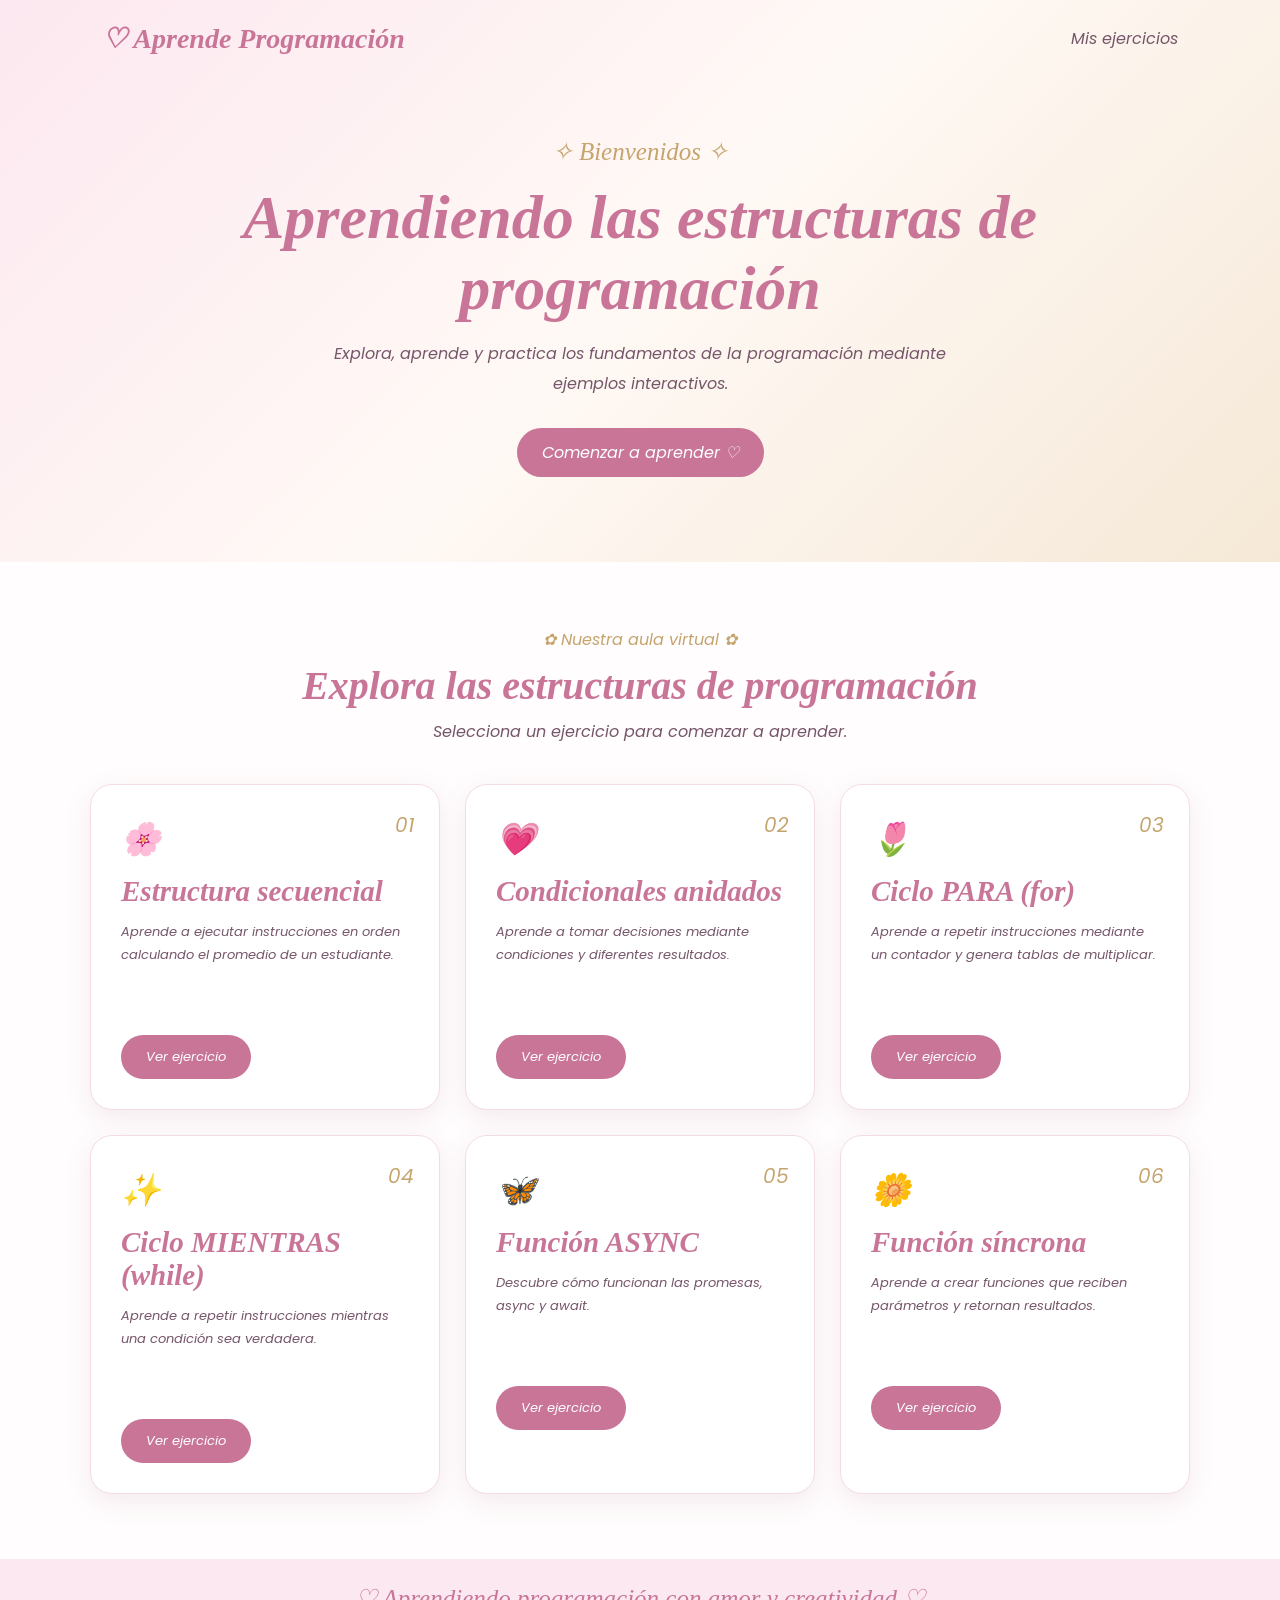
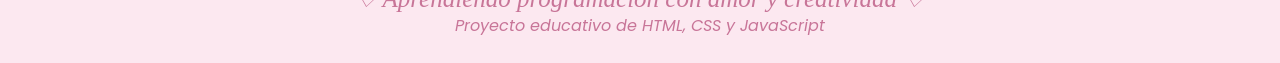
<file: index.html>
<!DOCTYPE html>
<html lang="es">
<head>
    <meta charset="UTF-8">
    <meta name="viewport" content="width=device-width, initial-scale=1.0">
    <title>Aprendiendo Programación ♡</title>
    <link rel="stylesheet" href="/style.css">
</head>
<body>

<header class="hero">
    <nav class="navbar">
        <a href="index.html" class="logo">♡ Aprende Programación</a>
        <a href="#ejercicios" class="nav-link">Mis ejercicios</a>
    </nav>

    <div class="hero-content">
        <span class="decoracion">✧ Bienvenidos ✧</span>

        <h1>Aprendiendo las estructuras de programación</h1>

        <p>
            Explora, aprende y practica los fundamentos de la
            programación mediante ejemplos interactivos.
        </p>

        <a href="#ejercicios" class="btn-principal">
            Comenzar a aprender ♡
        </a>
    </div>
</header>

<main class="contenedor" id="ejercicios">

    <div class="titulo-seccion">
        <span>✿ Nuestra aula virtual ✿</span>
        <h2>Explora las estructuras de programación</h2>
        <p>Selecciona un ejercicio para comenzar a aprender.</p>
    </div>

    <section class="tarjetas">

        <article class="tarjeta">
            <div class="icono">🌸</div>
            <span class="numero">01</span>
            <h3>Estructura secuencial</h3>
            <p>
                Aprende a ejecutar instrucciones en orden
                calculando el promedio de un estudiante.
            </p>
            <a href="/ejercicios/ejercicio_secuenciales/inndex.html"
               class="btn-tarjeta">Ver ejercicio</a>
        </article>

        <article class="tarjeta">
            <div class="icono">💗</div>
            <span class="numero">02</span>
            <h3>Condicionales anidados</h3>
            <p>
                Aprende a tomar decisiones mediante
                condiciones y diferentes resultados.
            </p>
            <a href="/ejercicios/ejercicios condicionales/inndex.html"
               class="btn-tarjeta">Ver ejercicio</a>
        </article>

        <article class="tarjeta">
            <div class="icono">🌷</div>
            <span class="numero">03</span>
            <h3>Ciclo PARA (for)</h3>
            <p>
                Aprende a repetir instrucciones mediante
                un contador y genera tablas de multiplicar.
            </p>
            <a href="/ejercicios/ejercicio for/inndex.html"
               class="btn-tarjeta">Ver ejercicio</a>
        </article>

        <article class="tarjeta">
            <div class="icono">✨</div>
            <span class="numero">04</span>
            <h3>Ciclo MIENTRAS (while)</h3>
            <p>
                Aprende a repetir instrucciones mientras
                una condición sea verdadera.
            </p>
            <a href="/ejercicios/ejercicips while/inndex.html"
               class="btn-tarjeta">Ver ejercicio</a>
        </article>

        <article class="tarjeta">
            <div class="icono">🦋</div>
            <span class="numero">05</span>
            <h3>Función ASYNC</h3>
            <p>
                Descubre cómo funcionan las promesas,
                async y await.
            </p>
            <a href="/ejercicios/funcion async/inndex.html"
               class="btn-tarjeta">Ver ejercicio</a>
        </article>

        <article class="tarjeta">
            <div class="icono">🌼</div>
            <span class="numero">06</span>
            <h3>Función síncrona</h3>
            <p>
                Aprende a crear funciones que reciben
                parámetros y retornan resultados.
            </p>
            <a href="/ejercicios/funcion sin async/inndex.html"
               class="btn-tarjeta">Ver ejercicio</a>
        </article>

    </section>
</main>

<footer>
    <p>♡ Aprendiendo programación con amor y creatividad ♡</p>
    <span>Proyecto educativo de HTML, CSS y JavaScript</span>
</footer>

<script src="/script.js"></script>
</body>
</html>
</file>
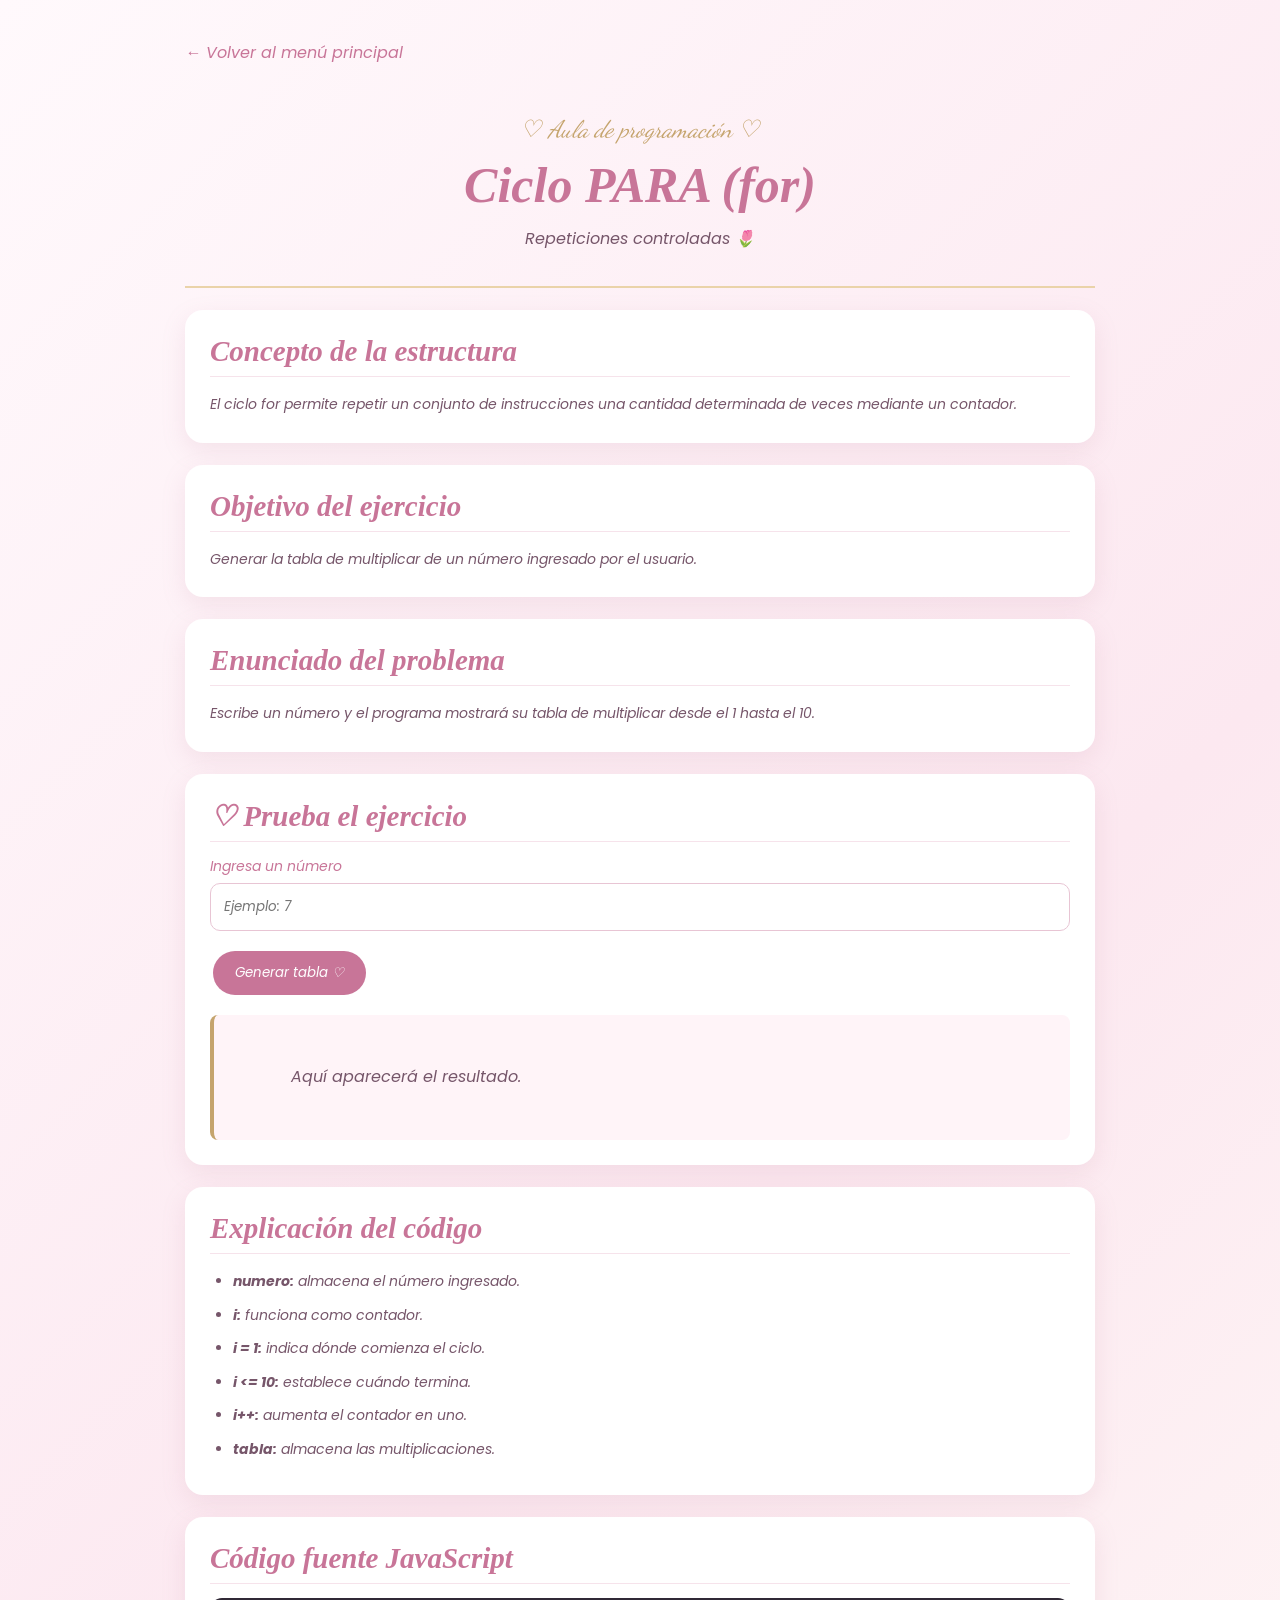
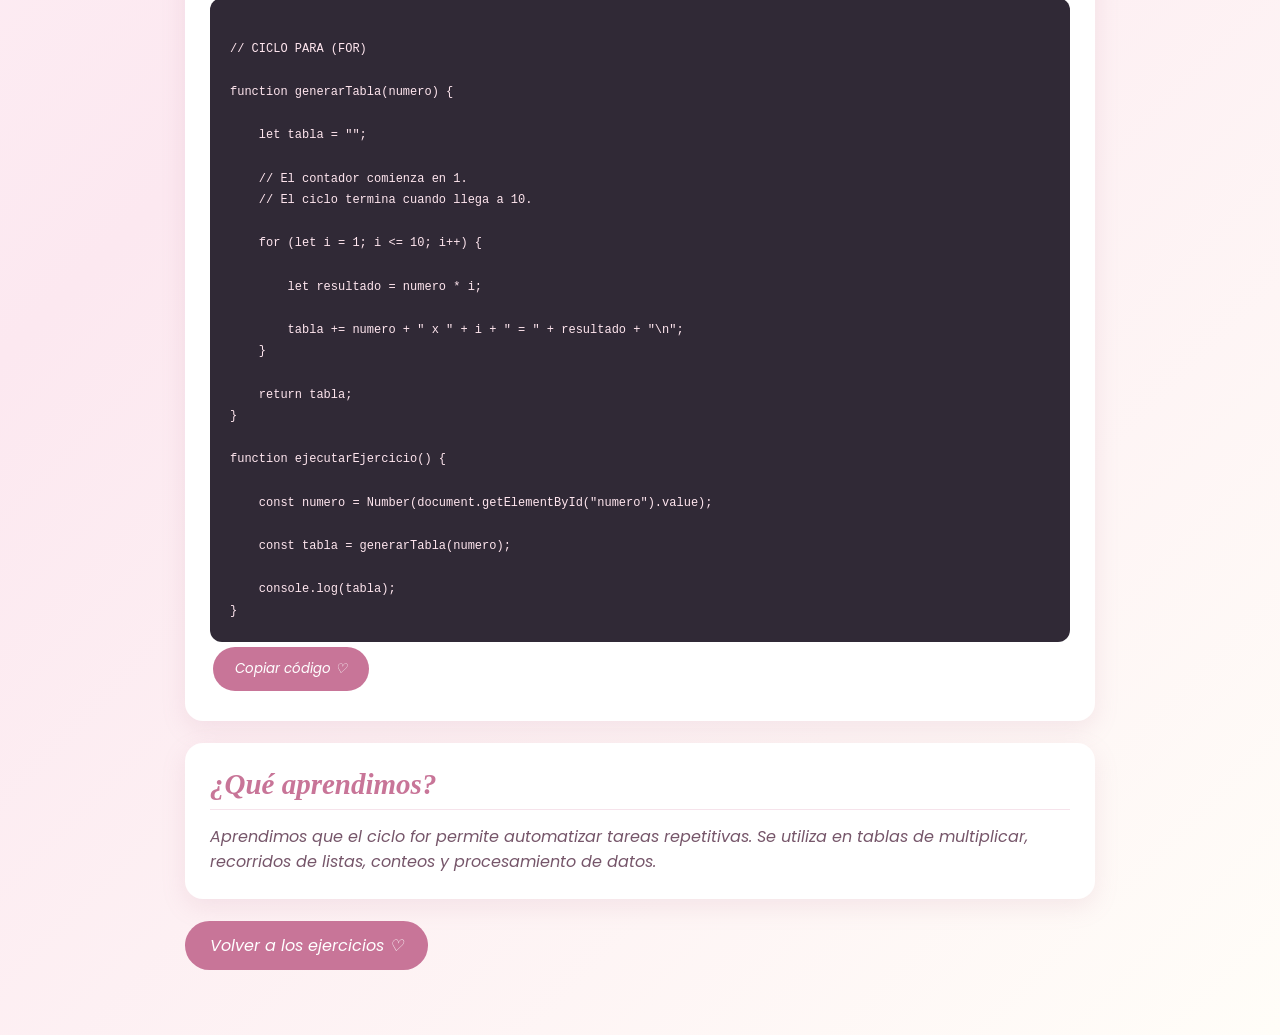
<file: ejercicios/ejercicio for/inndex.html>
<!DOCTYPE html>
<html lang="es">
<head>
    <meta charset="UTF-8">
    <meta name="viewport" content="width=device-width, initial-scale=1.0">

    <title>Ejercicio de programación</title>

    <link rel="stylesheet" href="/ejercicios/ejercicio for/style.css">
    <link rel="stylesheet" href="/style.css">
</head>

<body class="pagina-ejercicio">

<main class="contenido-ejercicio">

    <a href="../../index.html" class="volver">
        ← Volver al menú principal
    </a>

    <header class="cabecera-ejercicio">

        <span>♡ Aula de programación ♡</span>

        <h1 id="titulo">Nombre del ejercicio</h1>

        <p id="subtitulo">Aprende practicando</p>

    </header>

    <section class="panel">

        <h2>Concepto de la estructura</h2>

        <p id="concepto"></p>

    </section>

    <section class="panel">

        <h2>Objetivo del ejercicio</h2>

        <p id="objetivo"></p>

    </section>

    <section class="panel">

        <h2>Enunciado del problema</h2>

        <p id="enunciado"></p>

    </section>

    <section class="panel">

        <h2>♡ Prueba el ejercicio</h2>

        <div id="formulario"></div>

        <div id="resultado" class="resultado"
             aria-live="polite">
            Aquí aparecerá el resultado.
        </div>

    </section>

    <section class="panel">

        <h2>Explicación del código</h2>

        <div id="explicacion"></div>

    </section>

    <section class="panel">

        <h2>Código fuente JavaScript</h2>

        <pre><code id="codigo"></code></pre>

        <button id="copiar">
            Copiar código ♡
        </button>

    </section>

    <section class="panel">

        <h2>¿Qué aprendimos?</h2>

        <div id="aprendizaje"></div>

    </section>

    <a href="../../index.html" class="btn-principal">
        Volver a los ejercicios ♡
    </a>

</main>

<script src="/ejercicios/ejercicio for/scripts.js"></script>

</body>
</html>
</file>
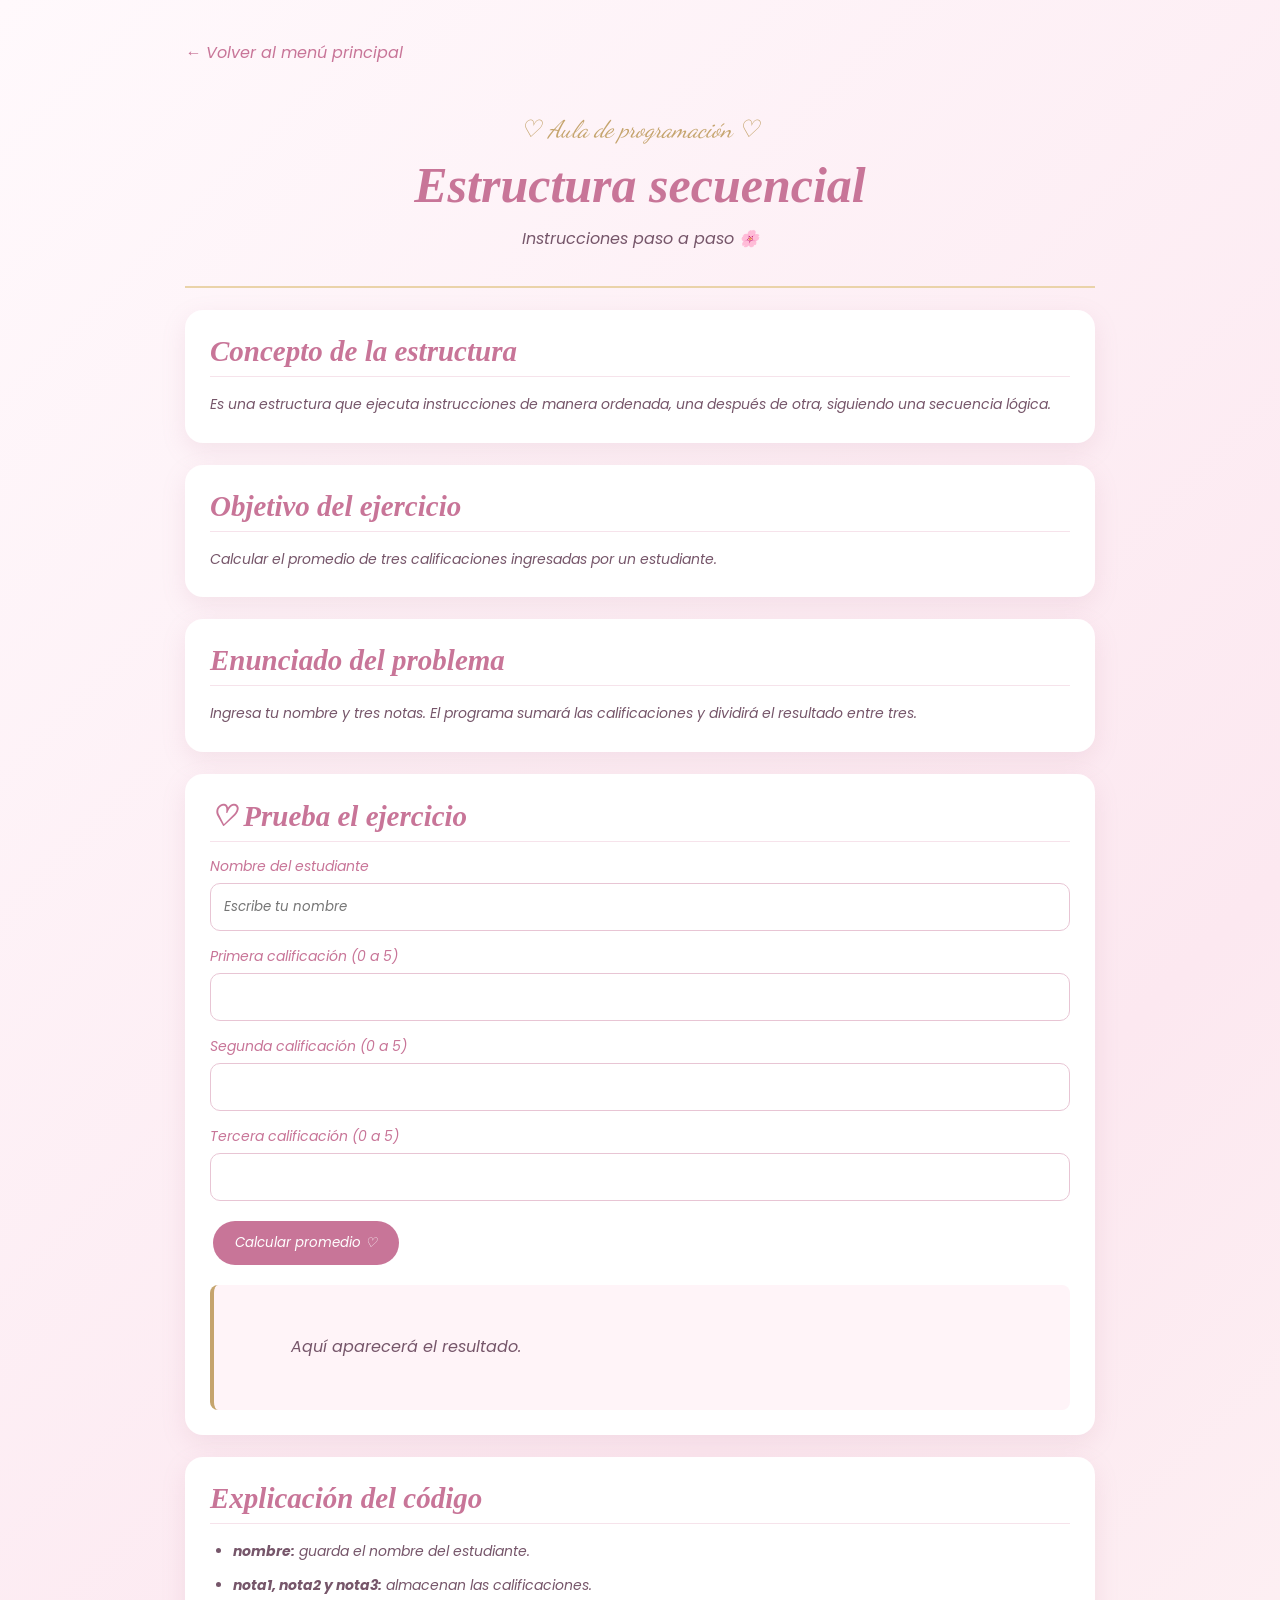
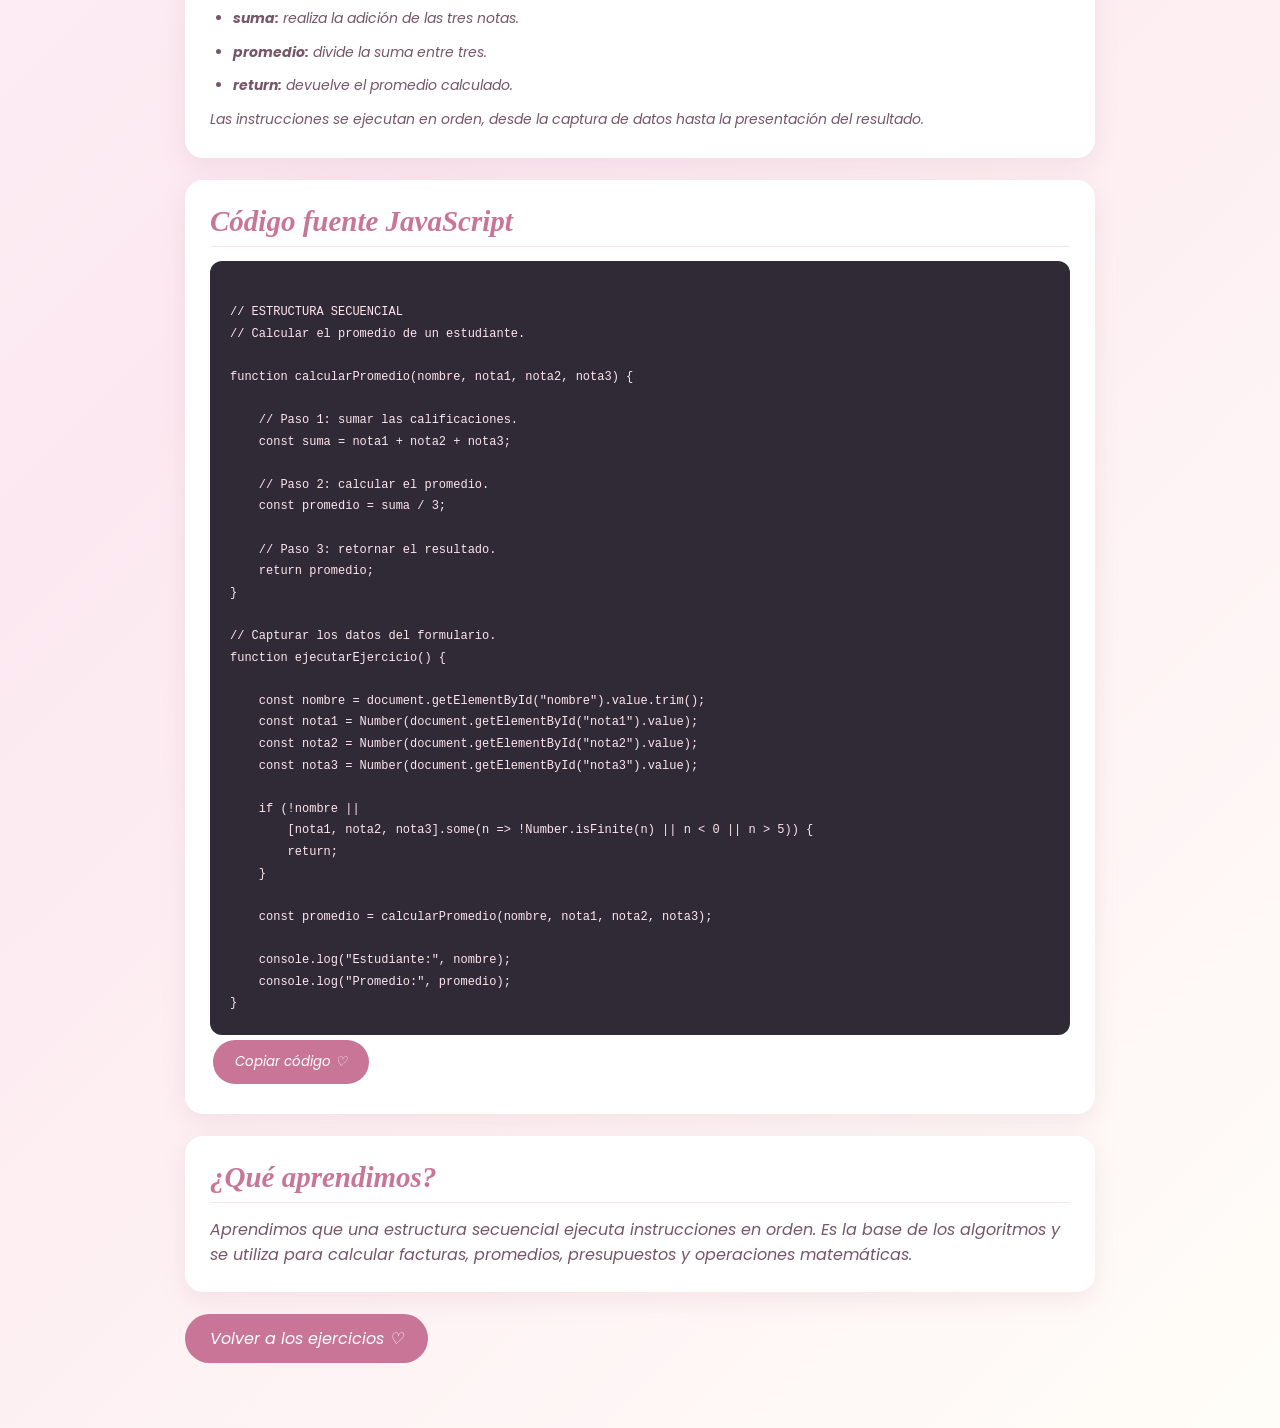
<file: ejercicios/ejercicio_secuenciales/inndex.html>
<!DOCTYPE html>
<html lang="es">
<head>
    <meta charset="UTF-8">
    <meta name="viewport" content="width=device-width, initial-scale=1.0">

    <title>Ejercicio de programación</title>

    <link rel="stylesheet" href="/ejercicios/ejercicio_secuenciales/style.css">
    <link rel="stylesheet" href="/style.css">
</head>

<body class="pagina-ejercicio">

<main class="contenido-ejercicio">

    <a href="../../index.html" class="volver">
        ← Volver al menú principal
    </a>

    <header class="cabecera-ejercicio">

        <span>♡ Aula de programación ♡</span>

        <h1 id="titulo">Nombre del ejercicio</h1>

        <p id="subtitulo">Aprende practicando</p>

    </header>

    <section class="panel">

        <h2>Concepto de la estructura</h2>

        <p id="concepto"></p>

    </section>

    <section class="panel">

        <h2>Objetivo del ejercicio</h2>

        <p id="objetivo"></p>

    </section>

    <section class="panel">

        <h2>Enunciado del problema</h2>

        <p id="enunciado"></p>

    </section>

    <section class="panel">

        <h2>♡ Prueba el ejercicio</h2>

        <div id="formulario"></div>

        <div id="resultado" class="resultado"
             aria-live="polite">
            Aquí aparecerá el resultado.
        </div>

    </section>

    <section class="panel">

        <h2>Explicación del código</h2>

        <div id="explicacion"></div>

    </section>

    <section class="panel">

        <h2>Código fuente JavaScript</h2>

        <pre><code id="codigo"></code></pre>

        <button id="copiar">
            Copiar código ♡
        </button>

    </section>

    <section class="panel">

        <h2>¿Qué aprendimos?</h2>

        <div id="aprendizaje"></div>

    </section>

    <a href="../../index.html" class="btn-principal">
        Volver a los ejercicios ♡
    </a>

</main>

<script src="/ejercicios/ejercicio_secuenciales/scripts.js"></script>

</body>
</html>
</file>
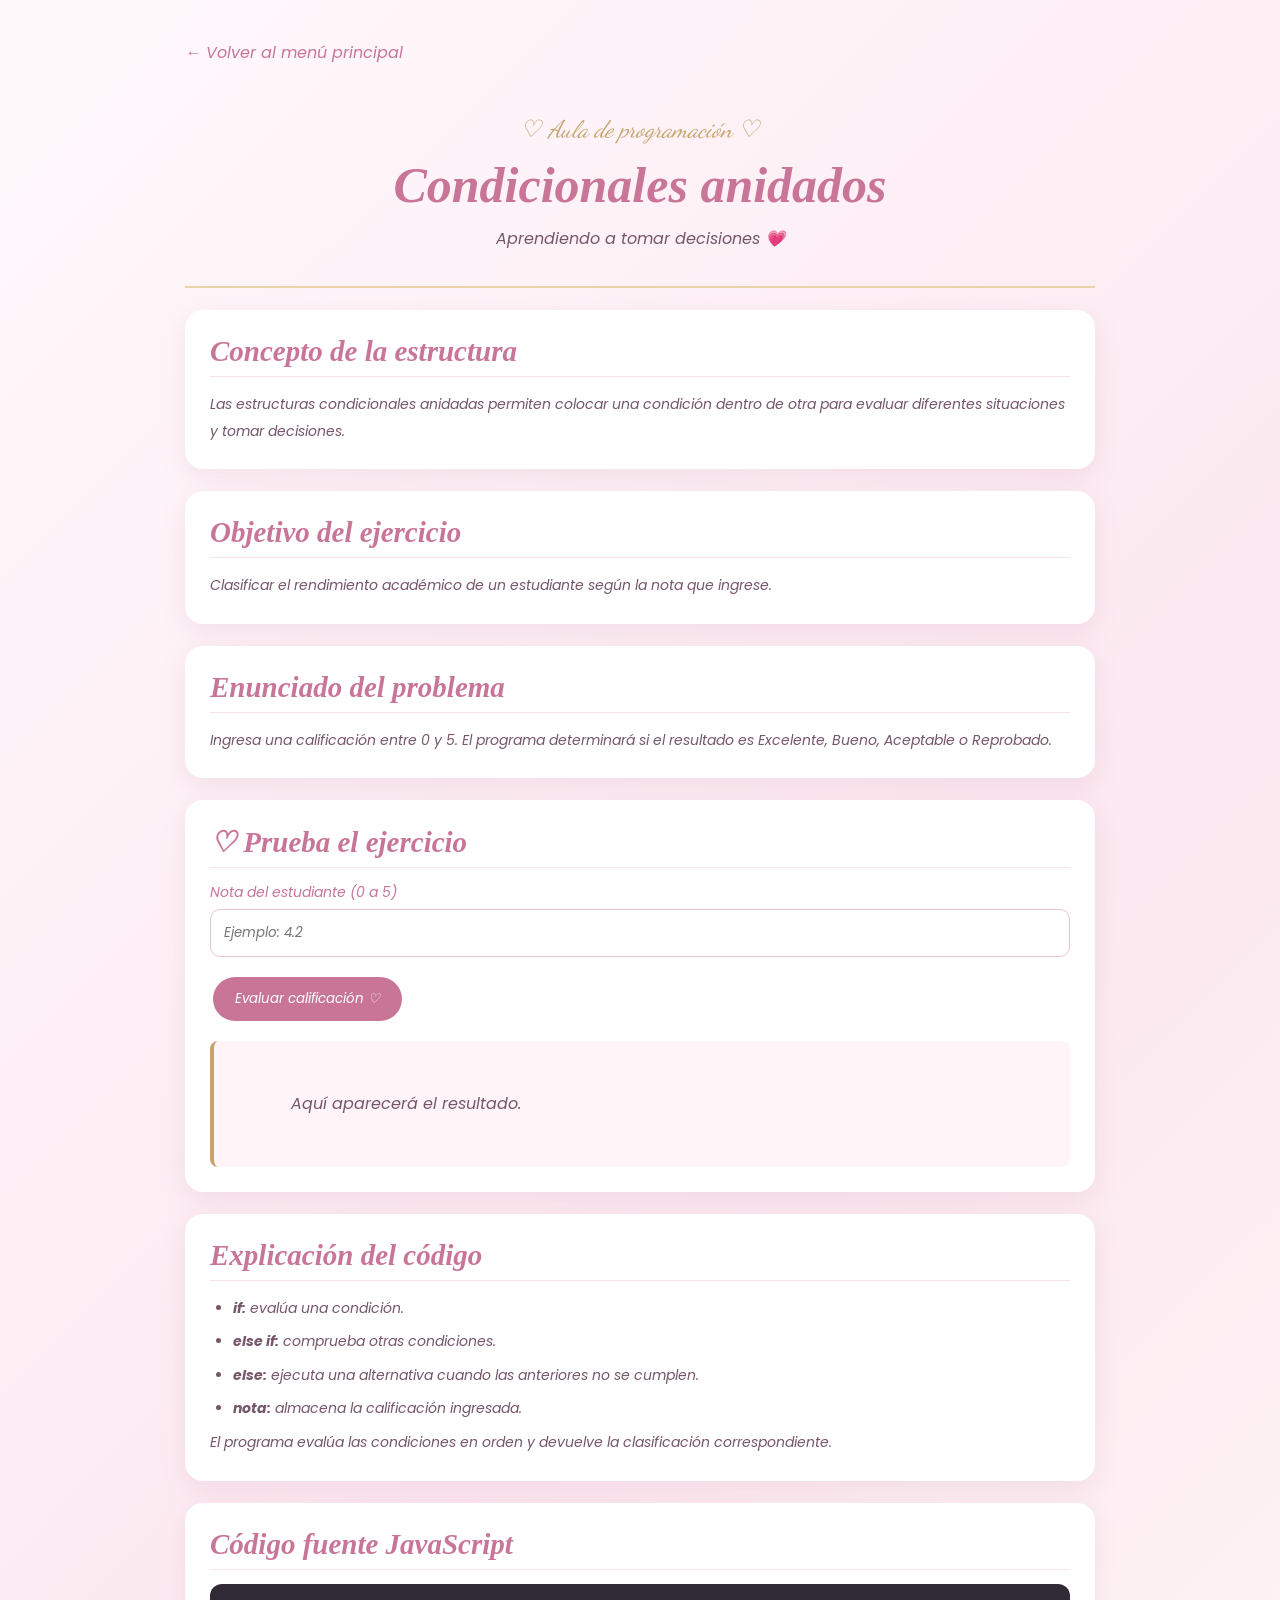
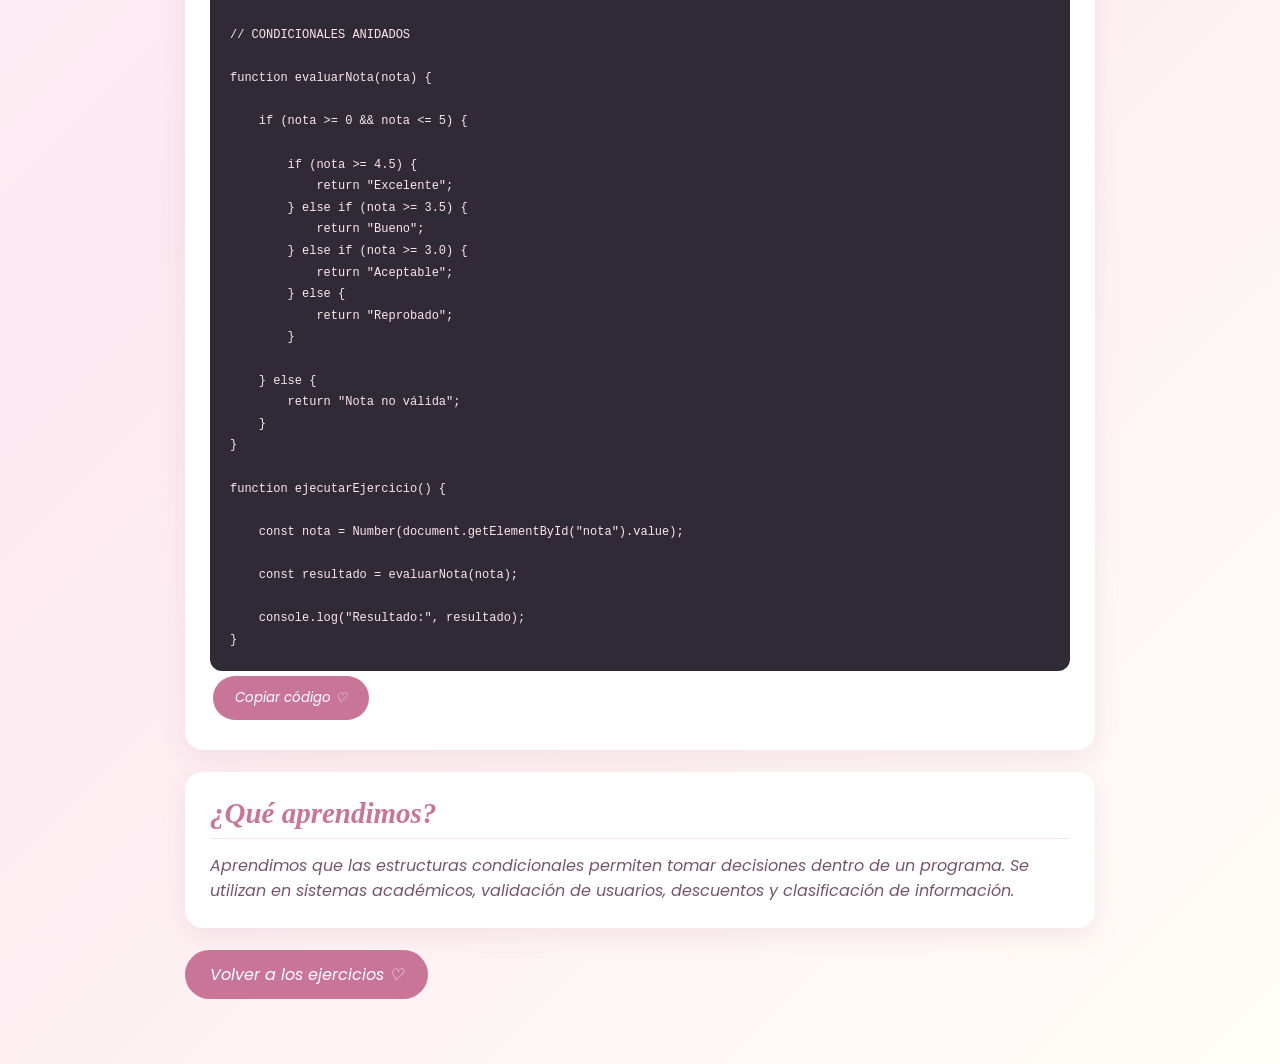
<file: ejercicios/ejercicios condicionales/inndex.html>
<!DOCTYPE html>
<html lang="es">
<head>
    <meta charset="UTF-8">
    <meta name="viewport" content="width=device-width, initial-scale=1.0">

    <title>Ejercicio de programación</title>

    <link rel="stylesheet" href="/ejercicios/ejercicios condicionales/style.css">
    <link rel="stylesheet" href="/style.css">
</head>

<body class="pagina-ejercicio">

<main class="contenido-ejercicio">

    <a href="../../index.html" class="volver">
        ← Volver al menú principal
    </a>

    <header class="cabecera-ejercicio">

        <span>♡ Aula de programación ♡</span>

        <h1 id="titulo">Nombre del ejercicio</h1>

        <p id="subtitulo">Aprende practicando</p>

    </header>

    <section class="panel">

        <h2>Concepto de la estructura</h2>

        <p id="concepto"></p>

    </section>

    <section class="panel">

        <h2>Objetivo del ejercicio</h2>

        <p id="objetivo"></p>

    </section>

    <section class="panel">

        <h2>Enunciado del problema</h2>

        <p id="enunciado"></p>

    </section>

    <section class="panel">

        <h2>♡ Prueba el ejercicio</h2>

        <div id="formulario"></div>

        <div id="resultado" class="resultado"
             aria-live="polite">
            Aquí aparecerá el resultado.
        </div>

    </section>

    <section class="panel">

        <h2>Explicación del código</h2>

        <div id="explicacion"></div>

    </section>

    <section class="panel">

        <h2>Código fuente JavaScript</h2>

        <pre><code id="codigo"></code></pre>

        <button id="copiar">
            Copiar código ♡
        </button>

    </section>

    <section class="panel">

        <h2>¿Qué aprendimos?</h2>

        <div id="aprendizaje"></div>

    </section>

    <a href="../../index.html" class="btn-principal">
        Volver a los ejercicios ♡
    </a>

</main>

<script src="/ejercicios/ejercicios condicionales/scripts.js"></script>

</body>
</html>
</file>
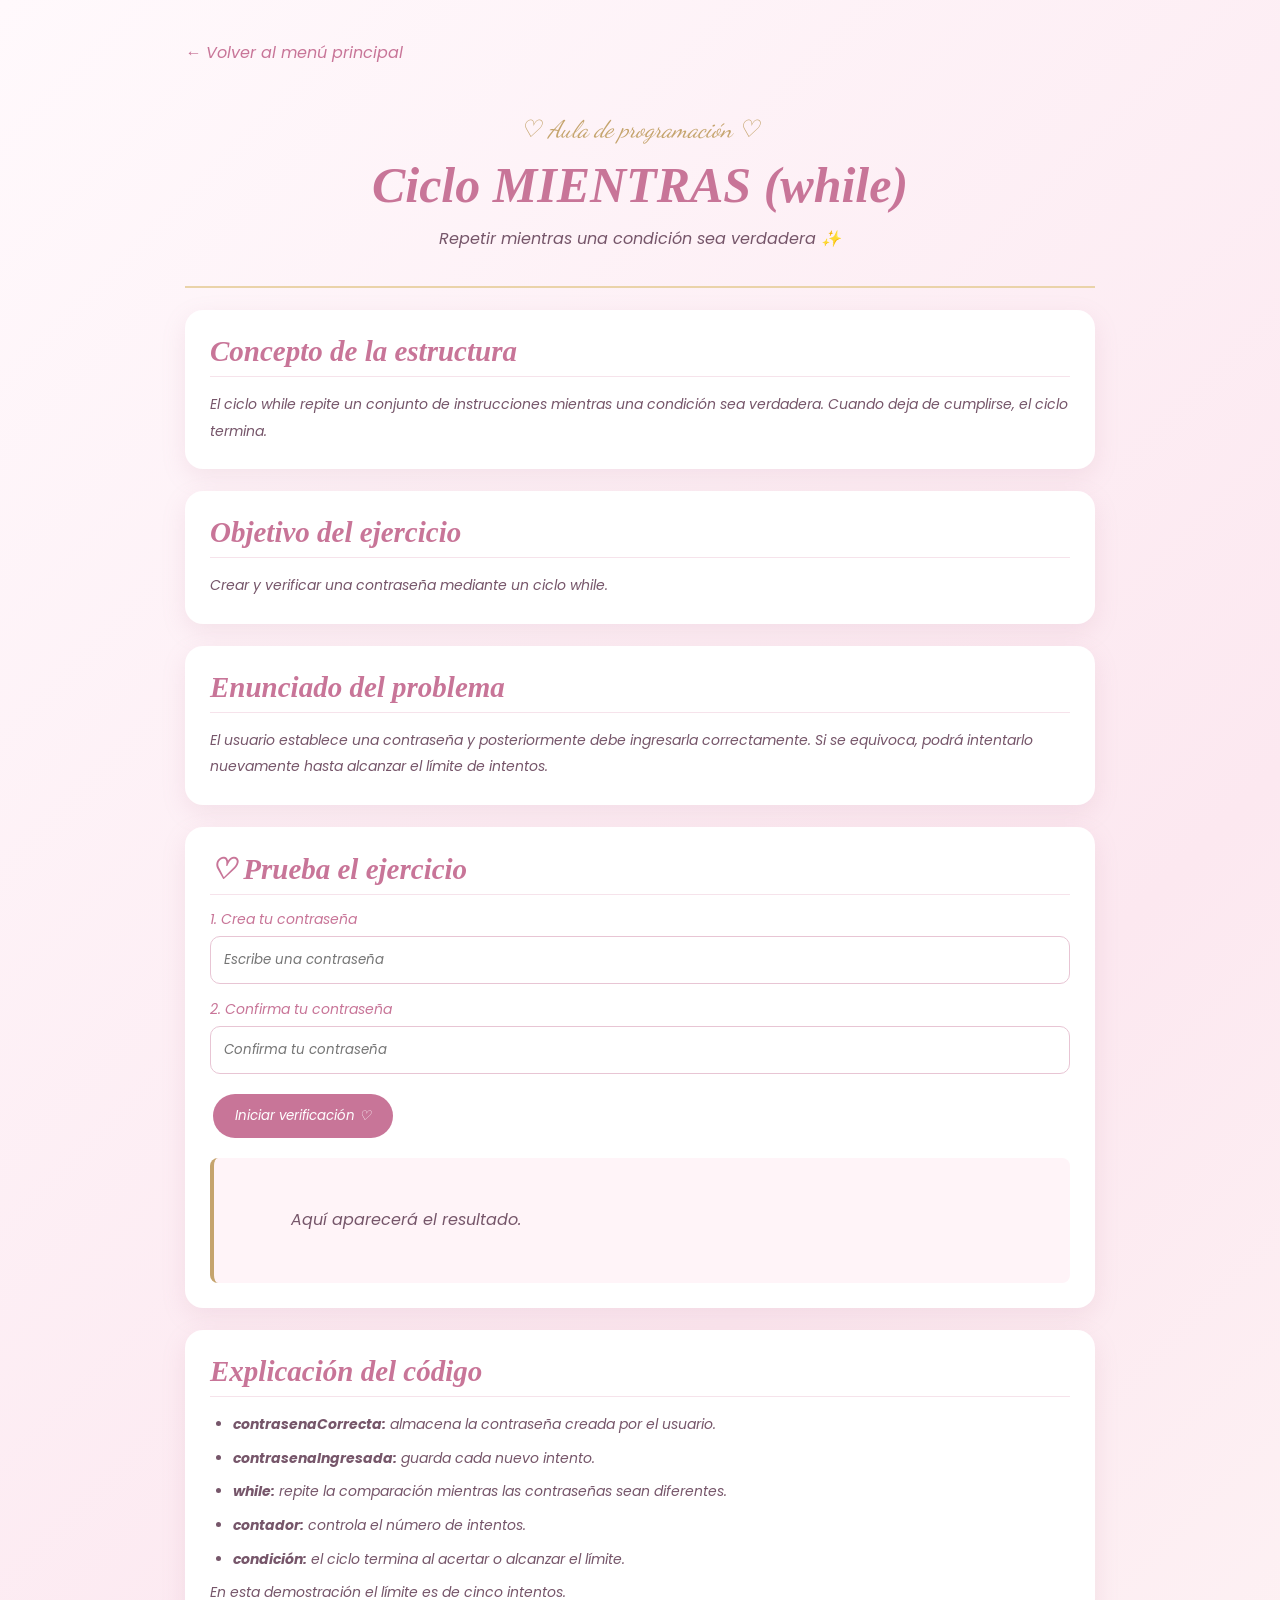
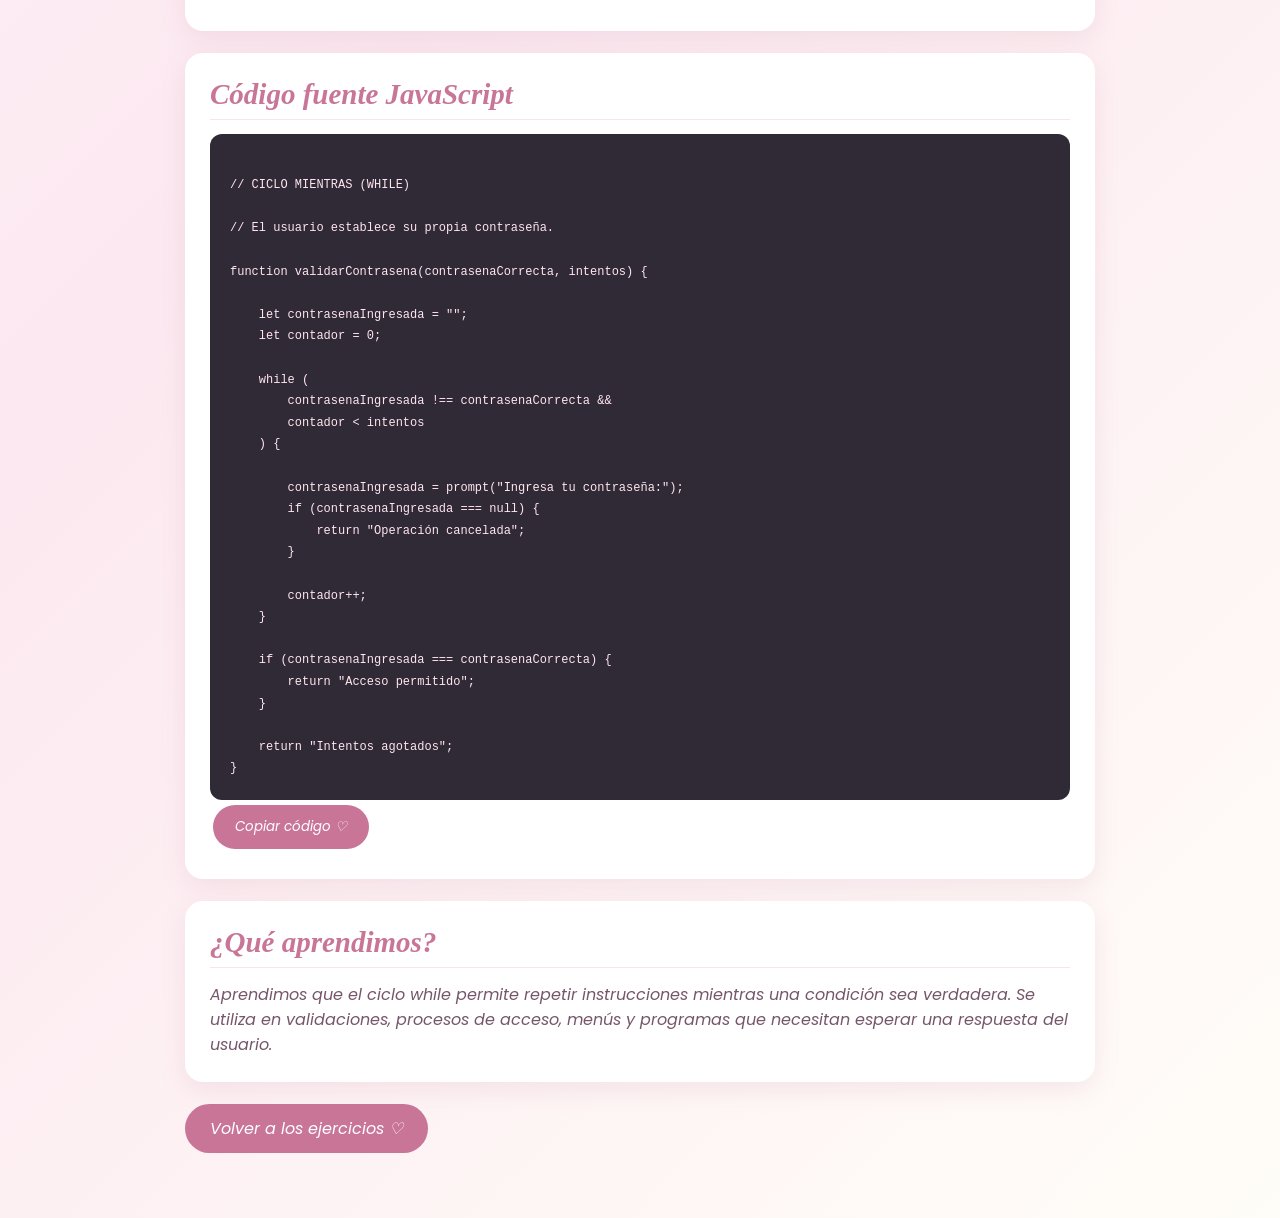
<file: ejercicios/ejercicips while/inndex.html>
<!DOCTYPE html>
<html lang="es">
<head>
    <meta charset="UTF-8">
    <meta name="viewport" content="width=device-width, initial-scale=1.0">

    <title>Ejercicio de programación</title>

    <link rel="stylesheet" href="/ejercicios/ejercicips while/style.css">
    <link rel="stylesheet" href="/style.css">
</head>

<body class="pagina-ejercicio">

<main class="contenido-ejercicio">

    <a href="../../index.html" class="volver">
        ← Volver al menú principal
    </a>

    <header class="cabecera-ejercicio">

        <span>♡ Aula de programación ♡</span>

        <h1 id="titulo">Nombre del ejercicio</h1>

        <p id="subtitulo">Aprende practicando</p>

    </header>

    <section class="panel">

        <h2>Concepto de la estructura</h2>

        <p id="concepto"></p>

    </section>

    <section class="panel">

        <h2>Objetivo del ejercicio</h2>

        <p id="objetivo"></p>

    </section>

    <section class="panel">

        <h2>Enunciado del problema</h2>

        <p id="enunciado"></p>

    </section>

    <section class="panel">

        <h2>♡ Prueba el ejercicio</h2>

        <div id="formulario"></div>

        <div id="resultado" class="resultado"
             aria-live="polite">
            Aquí aparecerá el resultado.
        </div>

    </section>

    <section class="panel">

        <h2>Explicación del código</h2>

        <div id="explicacion"></div>

    </section>

    <section class="panel">

        <h2>Código fuente JavaScript</h2>

        <pre><code id="codigo"></code></pre>

        <button id="copiar">
            Copiar código ♡
        </button>

    </section>

    <section class="panel">

        <h2>¿Qué aprendimos?</h2>

        <div id="aprendizaje"></div>

    </section>

    <a href="../../index.html" class="btn-principal">
        Volver a los ejercicios ♡
    </a>

</main>

<script src="/ejercicios/ejercicips while/scripts.js"></script>

</body>
</html>
</file>
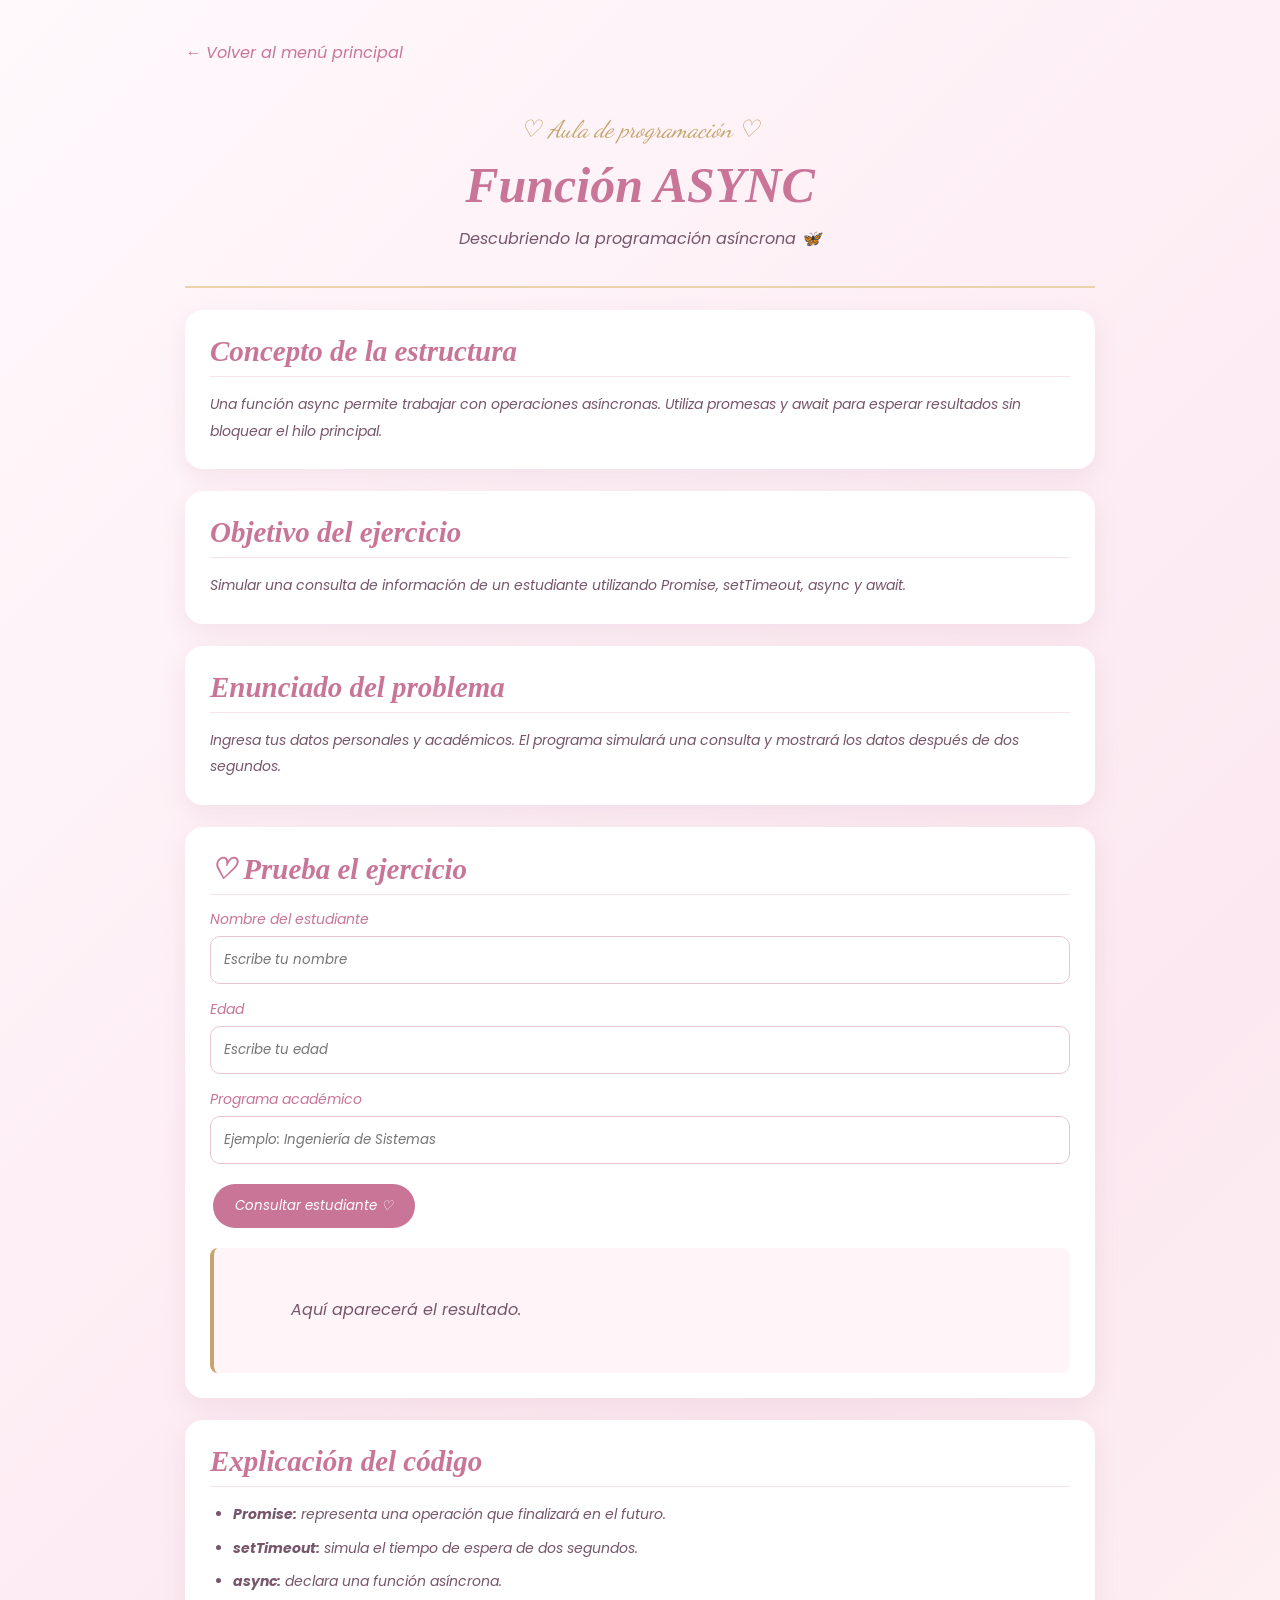
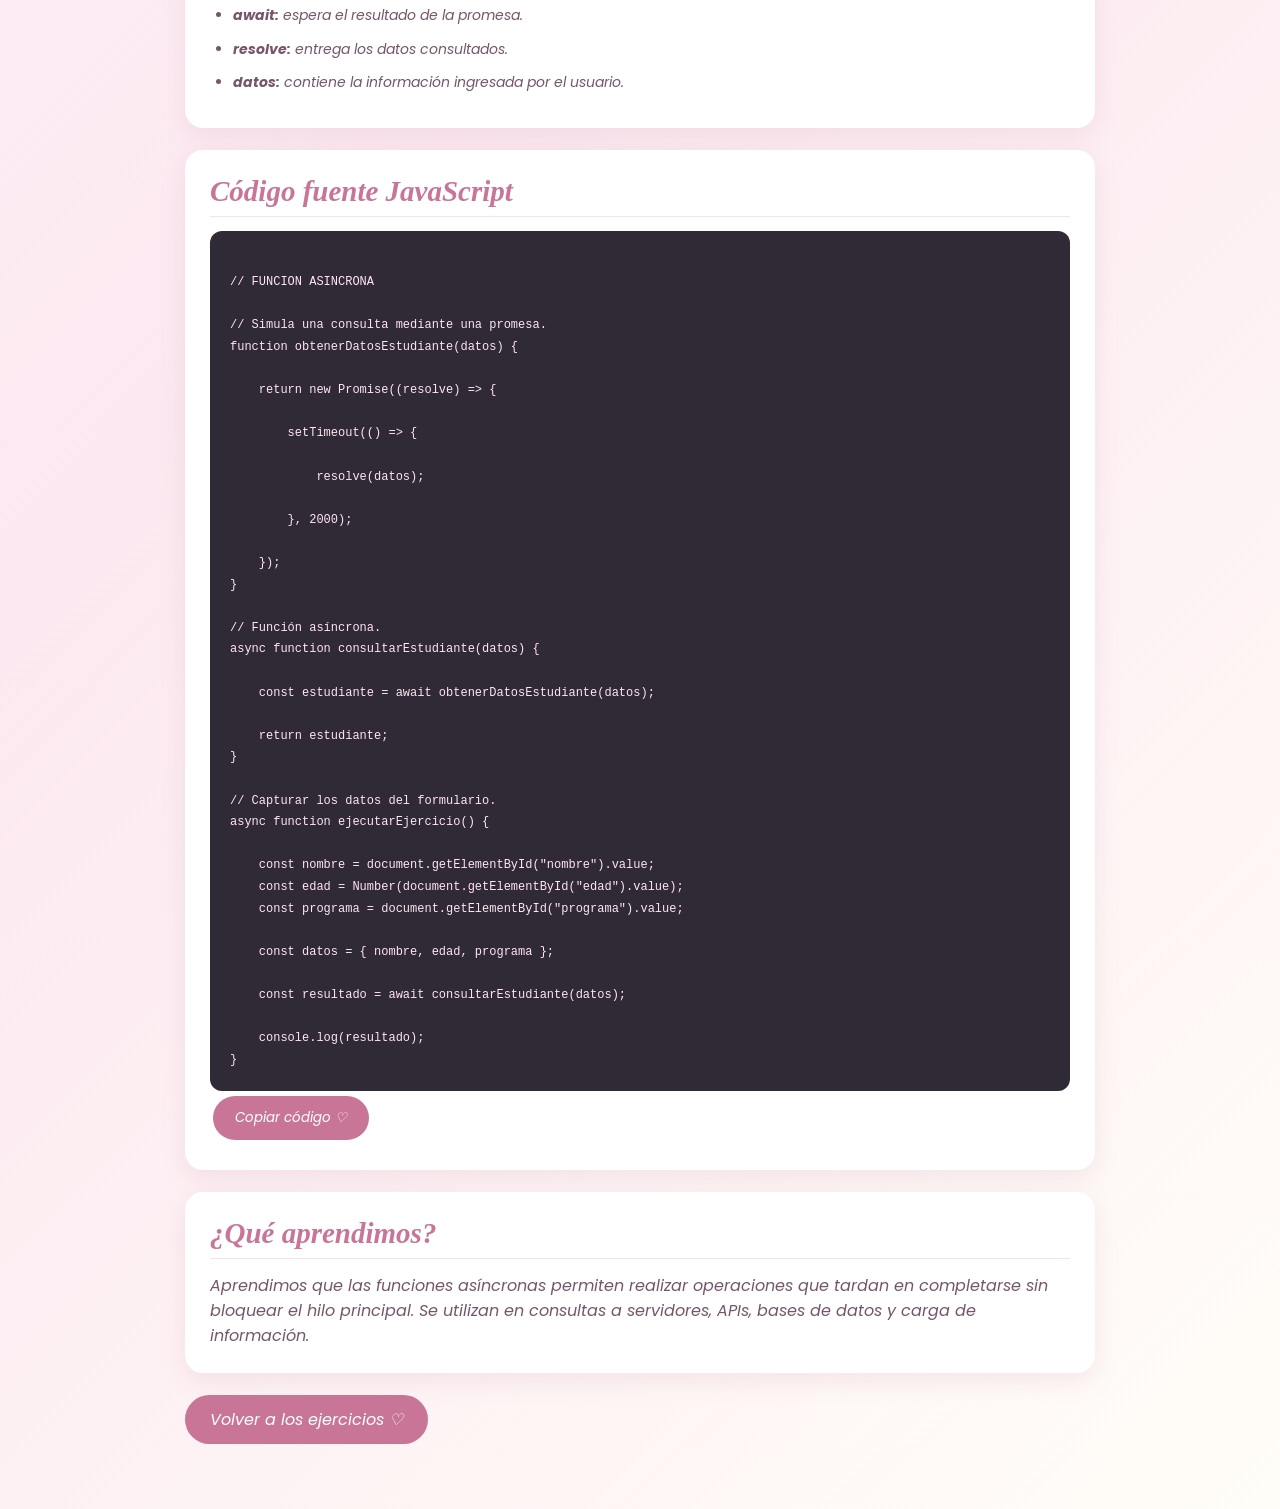
<file: ejercicios/funcion async/inndex.html>
<!DOCTYPE html>
<html lang="es">
<head>
    <meta charset="UTF-8">
    <meta name="viewport" content="width=device-width, initial-scale=1.0">

    <title>Ejercicio de programación</title>

    <link rel="stylesheet" href="/ejercicios/funcion async/style.css">
    <link rel="stylesheet" href="/style.css">
</head>

<body class="pagina-ejercicio">

<main class="contenido-ejercicio">

    <a href="../../index.html" class="volver">
        ← Volver al menú principal
    </a>

    <header class="cabecera-ejercicio">

        <span>♡ Aula de programación ♡</span>

        <h1 id="titulo">Nombre del ejercicio</h1>

        <p id="subtitulo">Aprende practicando</p>

    </header>

    <section class="panel">

        <h2>Concepto de la estructura</h2>

        <p id="concepto"></p>

    </section>

    <section class="panel">

        <h2>Objetivo del ejercicio</h2>

        <p id="objetivo"></p>

    </section>

    <section class="panel">

        <h2>Enunciado del problema</h2>

        <p id="enunciado"></p>

    </section>

    <section class="panel">

        <h2>♡ Prueba el ejercicio</h2>

        <div id="formulario"></div>

        <div id="resultado" class="resultado"
             aria-live="polite">
            Aquí aparecerá el resultado.
        </div>

    </section>

    <section class="panel">

        <h2>Explicación del código</h2>

        <div id="explicacion"></div>

    </section>

    <section class="panel">

        <h2>Código fuente JavaScript</h2>

        <pre><code id="codigo"></code></pre>

        <button id="copiar">
            Copiar código ♡
        </button>

    </section>

    <section class="panel">

        <h2>¿Qué aprendimos?</h2>

        <div id="aprendizaje"></div>

    </section>

    <a href="../../index.html" class="btn-principal">
        Volver a los ejercicios ♡
    </a>

</main>

<script src="/ejercicios/funcion async/scripts.js"></script>

</body>
</html>
</file>
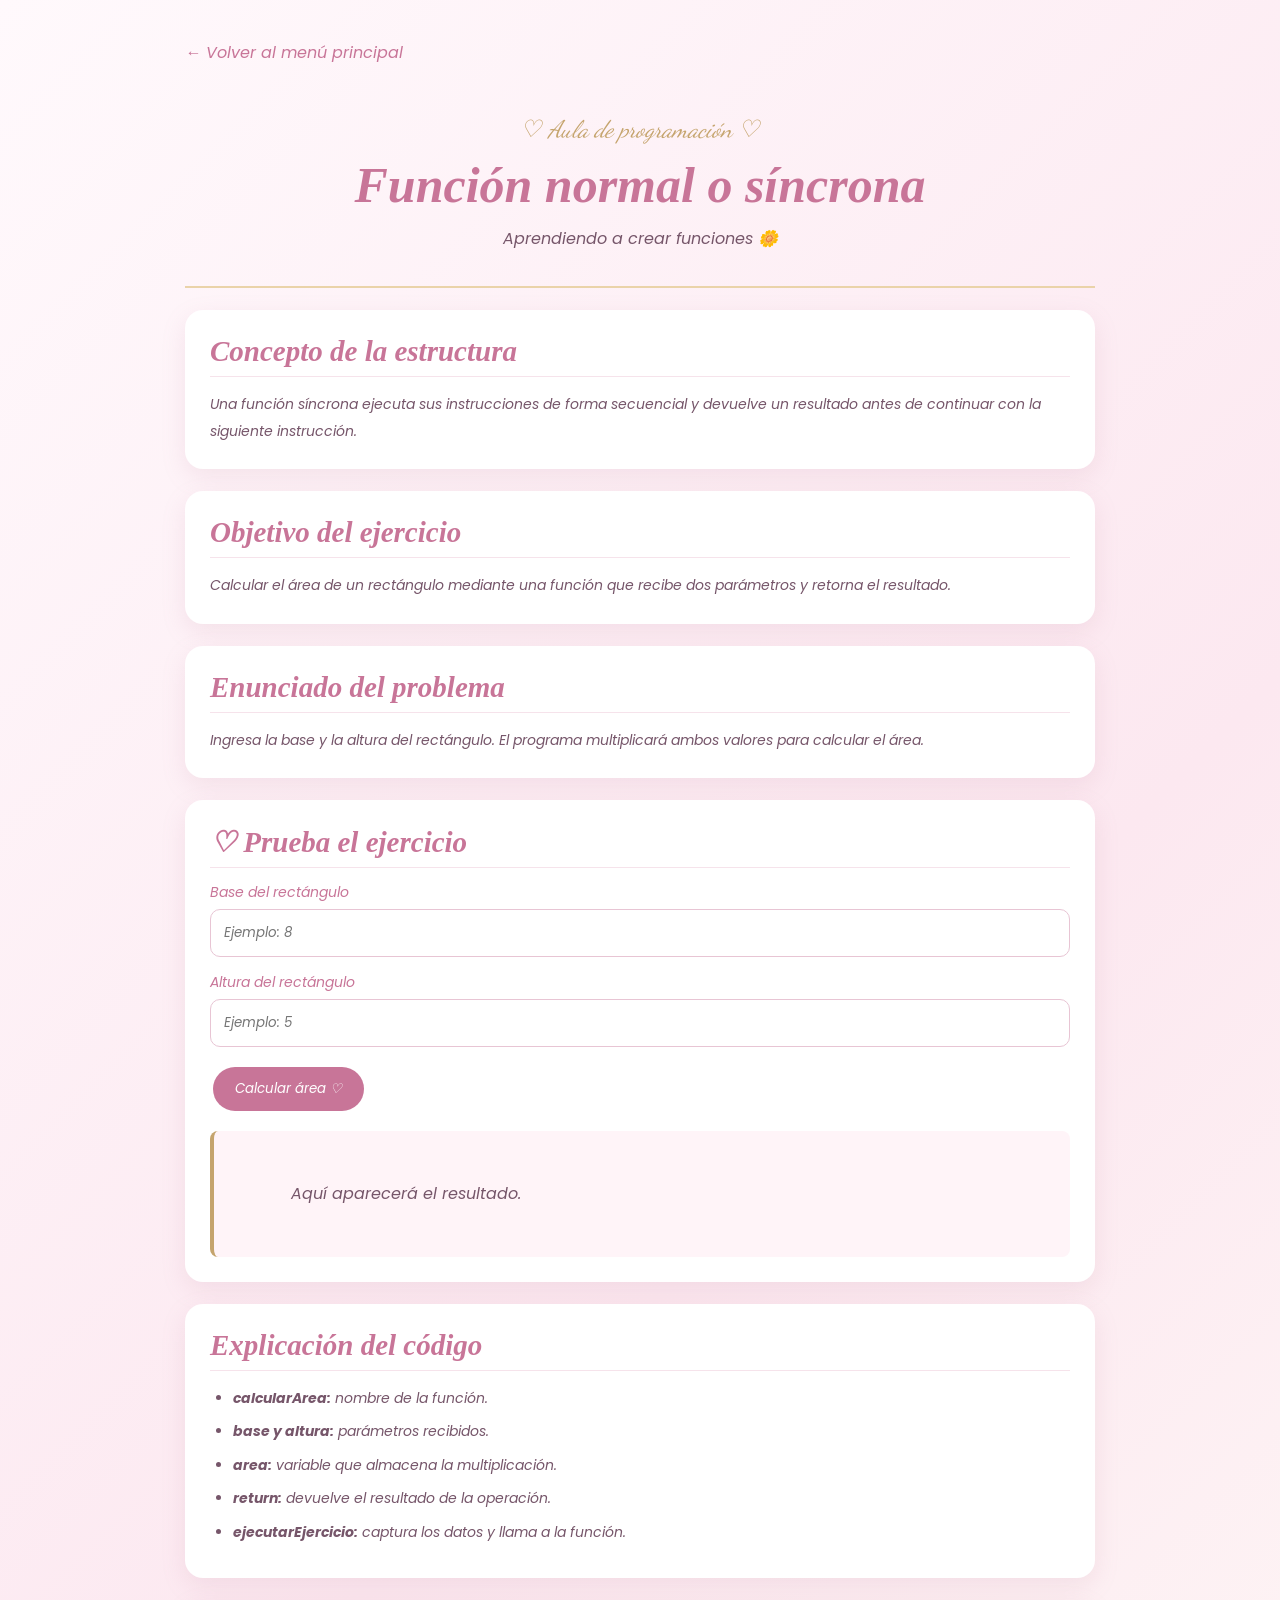
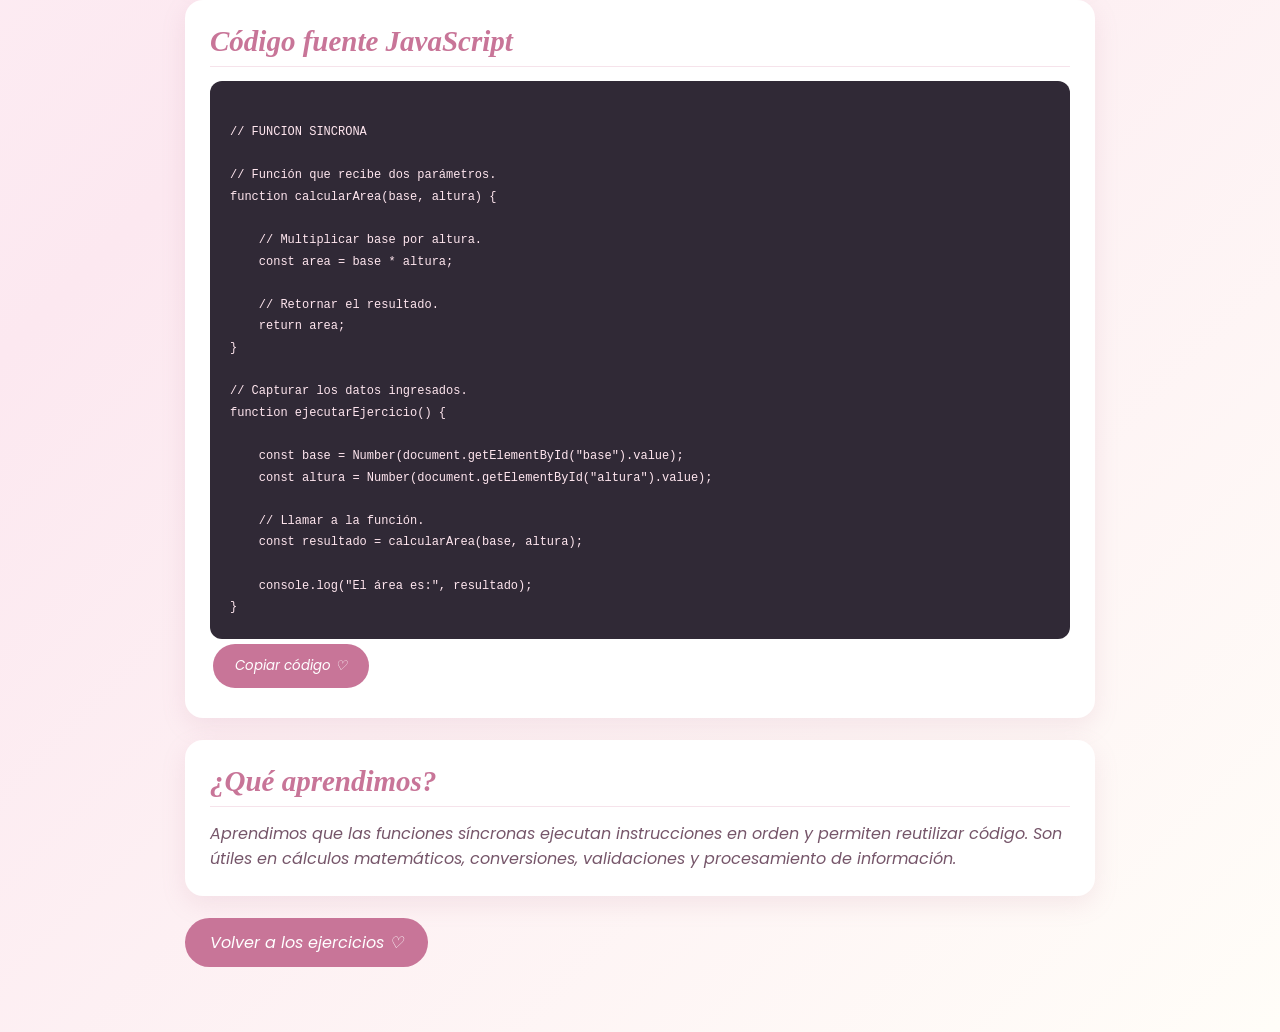
<file: ejercicios/funcion sin async/inndex.html>
<!DOCTYPE html>
<html lang="es">
<head>
    <meta charset="UTF-8">
    <meta name="viewport" content="width=device-width, initial-scale=1.0">

    <title>Ejercicio de programación</title>

    <link rel="stylesheet" href="/ejercicios/funcion sin async/style.css">
    <link rel="stylesheet" href="/style.css">
</head>

<body class="pagina-ejercicio">

<main class="contenido-ejercicio">

    <a href="../../index.html" class="volver">
        ← Volver al menú principal
    </a>

    <header class="cabecera-ejercicio">

        <span>♡ Aula de programación ♡</span>

        <h1 id="titulo">Nombre del ejercicio</h1>

        <p id="subtitulo">Aprende practicando</p>

    </header>

    <section class="panel">

        <h2>Concepto de la estructura</h2>

        <p id="concepto"></p>

    </section>

    <section class="panel">

        <h2>Objetivo del ejercicio</h2>

        <p id="objetivo"></p>

    </section>

    <section class="panel">

        <h2>Enunciado del problema</h2>

        <p id="enunciado"></p>

    </section>

    <section class="panel">

        <h2>♡ Prueba el ejercicio</h2>

        <div id="formulario"></div>

        <div id="resultado" class="resultado"
             aria-live="polite">
            Aquí aparecerá el resultado.
        </div>

    </section>

    <section class="panel">

        <h2>Explicación del código</h2>

        <div id="explicacion"></div>

    </section>

    <section class="panel">

        <h2>Código fuente JavaScript</h2>

        <pre><code id="codigo"></code></pre>

        <button id="copiar">
            Copiar código ♡
        </button>

    </section>

    <section class="panel">

        <h2>¿Qué aprendimos?</h2>

        <div id="aprendizaje"></div>

    </section>

    <a href="../../index.html" class="btn-principal">
        Volver a los ejercicios ♡
    </a>

</main>

<script src="/ejercicios/funcion sin async/scripts.js"></script>

</body>
</html>
</file>
<file: style.css>
@import url('https://fonts.googleapis.com/css2?family=Dancing+Script:wght@400;500;600;700&family=Poppins:ital,wght@0,300;0,400;0,500;0,600;1,300;1,400;1,500&display=swap');

:root {
    --rosa: #e9abc2;
    --rosa-claro: #fce8f0;
    --rosa-fuerte: #c87598;
    --blanco: #fffdfd;
    --dorado: #c5a46d;
    --beige: #f7efdf;
    --texto: #76566a;
    --sombra: 0 8px 25px rgba(190,125,155,.15);
}

* {
    margin: 0;
    padding: 0;
    box-sizing: border-box;
}

html {
    scroll-behavior: smooth;
}

body {
    font-family: 'Poppins', sans-serif;
    font-style: italic;
    background: var(--blanco);
    color: var(--texto);
}

h1, h2, h3, .logo, .decoracion {
    font-family:  cursive;
    font-style: italic;
}

.hero {
    min-height: 430px;
    background: linear-gradient(
        135deg,
        #fce8f0,
        #fff9f5,
        #f5e8d6
    );
}

.navbar {
    display: flex;
    justify-content: space-between;
    align-items: center;
    padding: 22px 8%;
}

.logo {
    font-size: 28px;
    color: var(--rosa-fuerte);
    text-decoration: none;
    font-weight: bold;
}

.nav-link {
    color: var(--texto);
    text-decoration: none;
}

.hero-content {
    text-align: center;
    max-width: 850px;
    padding: 60px 20px 85px;
    margin: auto;
}

.decoracion {
    color: var(--dorado);
    font-size: 25px;
}

.hero h1 {
    color: var(--rosa-fuerte);
    font-size: clamp(38px, 6vw, 62px);
    margin: 15px 0;
}

.hero p {
    max-width: 650px;
    margin: 0 auto 28px;
    line-height: 1.9;
}

.btn-principal,
.btn-tarjeta {
    display: inline-block;
    text-decoration: none;
    background: var(--rosa-fuerte);
    color: white;
    padding: 12px 25px;
    border-radius: 30px;
    transition: .3s;
}

.btn-principal:hover,
.btn-tarjeta:hover {
    background: var(--dorado);
    transform: translateY(-3px);
}

.contenedor {
    max-width: 1150px;
    margin: auto;
    padding: 65px 25px;
}

.titulo-seccion {
    text-align: center;
    margin-bottom: 40px;
}

.titulo-seccion span {
    color: var(--dorado);
}

.titulo-seccion h2 {
    font-size: 40px;
    color: var(--rosa-fuerte);
    margin: 10px;
}

.tarjetas {
    display: grid;
    grid-template-columns: repeat(3, 1fr);
    gap: 25px;
}

.tarjeta {
    position: relative;
    background: white;
    border: 1px solid #f4dce7;
    padding: 30px;
    border-radius: 22px;
    box-shadow: var(--sombra);
    transition: .3s;
}

.tarjeta:hover {
    transform: translateY(-7px);
    border-color: var(--dorado);
}

.icono {
    font-size: 32px;
    margin-bottom: 12px;
}

.numero {
    position: absolute;
    right: 25px;
    top: 25px;
    color: var(--dorado);
    font-size: 20px;
}

.tarjeta h3 {
    font-size: 29px;
    color: var(--rosa-fuerte);
    margin-bottom: 12px;
}

.tarjeta p {
    font-size: 13px;
    line-height: 1.8;
    min-height: 95px;
    margin-bottom: 20px;
}

.btn-tarjeta {
    font-size: 13px;
}

footer {
    background: var(--rosa-claro);
    padding: 25px;
    text-align: center;
    color: var(--rosa-fuerte);
}

footer p {
    font-family: 'Dancing Scrip', cursive;
    font-size: 25px;
}

/* Páginas de ejercicios */

.pagina-ejercicio {
    min-height: 100vh;
    background: linear-gradient(
        135deg,
        #fff9fc,
        #fce8f0,
        #fffdf8
    );
}

.contenido-ejercicio {
    max-width: 950px;
    margin: auto;
    padding: 25px 20px 65px;
}

.volver {
    display: inline-block;
    color: var(--rosa-fuerte);
    text-decoration: none;
    margin: 15px 0;
}

.cabecera-ejercicio {
    text-align: center;
    padding: 35px 15px;
    border-bottom: 2px solid #ead3a9;
}

.cabecera-ejercicio h1 {
    font-size: clamp(35px, 6vw, 50px);
    color: var(--rosa-fuerte);
    margin: 12px 0;
}

.cabecera-ejercicio span {
    color: var(--dorado);
    font-family: 'Dancing Script', cursive;
    font-size: 24px;
}

.panel {
    background: white;
    padding: 25px;
    margin: 22px 0;
    border-radius: 18px;
    box-shadow: var(--sombra);
    animation: aparecer .5s ease;
}

.panel h2 {
    color: var(--rosa-fuerte);
    font-size: 29px;
    margin-bottom: 14px;
}

.panel p,
.panel li {
    line-height: 1.9;
    font-size: 14px;
}

.panel ul {
    padding-left: 23px;
}

label {
    display: block;
    color: var(--rosa-fuerte);
    margin: 13px 0 6px;
    font-size: 14px;
}

input {
    display: block;
    width: 100%;
    padding: 13px;
    margin-bottom: 15px;
    border: 1px solid #e8c5d4;
    border-radius: 10px;
    font-family: inherit;
    font-style: italic;
    outline: none;
}

input:focus {
    border-color: var(--rosa-fuerte);
    box-shadow: 0 0 0 3px #fce8f0;
}

button {
    background: var(--rosa-fuerte);
    color: white;
    border: none;
    border-radius: 25px;
    padding: 12px 22px;
    cursor: pointer;
    font-family: inherit;
    font-style: italic;
    transition: .3s;
    margin: 5px 3px;
}

button:hover {
    background: var(--dorado);
    transform: translateY(-2px);
}

button:disabled {
    opacity: .5;
    cursor: not-allowed;
    transform: none;
}

.resultado {
    background: #fff4f8;
    border-left: 4px solid var(--dorado);
    padding: 17px;
    border-radius: 8px;
    margin-top: 15px;
    min-height: 50px;
    line-height: 1.9;
    overflow-wrap: anywhere;
}

.resultado strong {
    color: var(--rosa-fuerte);
}

pre {
    background: #302936;
    color: #ffe6ef;
    padding: 20px;
    border-radius: 12px;
    overflow-x: auto;
    margin-top: 12px;
    font-size: 12px;
    line-height: 1.8;
}

pre code {
    font-family: Consolas, monospace;
    font-style: normal;
    white-space: pre;
}

#explicacion li {
    margin-bottom: 7px;
}

@keyframes aparecer {
    from {
        opacity: 0;
        transform: translateY(15px);
    }
    to {
        opacity: 1;
        transform: translateY(0);
    }
}

@media (max-width: 800px) {
    .tarjetas {
        grid-template-columns: repeat(2, 1fr);
    }
}

@media (max-width: 550px) {
    .tarjetas {
        grid-template-columns: 1fr;
    }

    .navbar {
        padding: 18px;
    }

    .logo {
        font-size: 21px;
    }

    .hero-content {
        padding-top: 45px;
    }

    .panel {
        padding: 18px;
    }
}
</file>
<file: ejercicios/ejercicio for/style.css>
/* Estilos complementarios del ejercicio */

.cabecera-ejercicio {
    border-bottom: 2px solid #ead3a9;
}

.panel {
    animation: aparecer .5s ease;
}

.panel h2 {
    border-bottom: 1px solid #f6e3eb;
    padding-bottom: 8px;
}

.resultado {
    white-space: pre-wrap;
}

@keyframes aparecer {
    from {
        opacity: 0;
        transform: translateY(12px);
    }
    to {
        opacity: 1;
        transform: translateY(0);
    }
}
</file>
<file: ejercicios/ejercicio_secuenciales/style.css>
/* Estilos complementarios del ejercicio */

.cabecera-ejercicio {
    border-bottom: 2px solid #ead3a9;
}

.panel {
    animation: aparecer .5s ease;
}

.panel h2 {
    border-bottom: 1px solid #f6e3eb;
    padding-bottom: 8px;
}

.resultado {
    white-space: pre-wrap;
}

@keyframes aparecer {
    from {
        opacity: 0;
        transform: translateY(12px);
    }
    to {
        opacity: 1;
        transform: translateY(0);
    }
}
</file>
<file: ejercicios/ejercicios condicionales/style.css>
/* Estilos complementarios del ejercicio */

.cabecera-ejercicio {
    border-bottom: 2px solid #ead3a9;
}

.panel {
    animation: aparecer .5s ease;
}

.panel h2 {
    border-bottom: 1px solid #f6e3eb;
    padding-bottom: 8px;
}

.resultado {
    white-space: pre-wrap;
}

@keyframes aparecer {
    from {
        opacity: 0;
        transform: translateY(12px);
    }
    to {
        opacity: 1;
        transform: translateY(0);
    }
}
</file>
<file: ejercicios/ejercicips while/style.css>
/* Estilos complementarios del ejercicio */

.cabecera-ejercicio {
    border-bottom: 2px solid #ead3a9;
}

.panel {
    animation: aparecer .5s ease;
}

.panel h2 {
    border-bottom: 1px solid #f6e3eb;
    padding-bottom: 8px;
}

.resultado {
    white-space: pre-wrap;
}

@keyframes aparecer {
    from {
        opacity: 0;
        transform: translateY(12px);
    }
    to {
        opacity: 1;
        transform: translateY(0);
    }
}
</file>
<file: ejercicios/funcion async/style.css>
/* Estilos complementarios del ejercicio */

.cabecera-ejercicio {
    border-bottom: 2px solid #ead3a9;
}

.panel {
    animation: aparecer .5s ease;
}

.panel h2 {
    border-bottom: 1px solid #f6e3eb;
    padding-bottom: 8px;
}

.resultado {
    white-space: pre-wrap;
}

@keyframes aparecer {
    from {
        opacity: 0;
        transform: translateY(12px);
    }
    to {
        opacity: 1;
        transform: translateY(0);
    }
}
</file>
<file: ejercicios/funcion sin async/style.css>
/* Estilos complementarios del ejercicio */

.cabecera-ejercicio {
    border-bottom: 2px solid #ead3a9;
}

.panel {
    animation: aparecer .5s ease;
}

.panel h2 {
    border-bottom: 1px solid #f6e3eb;
    padding-bottom: 8px;
}

.resultado {
    white-space: pre-wrap;
}

@keyframes aparecer {
    from {
        opacity: 0;
        transform: translateY(12px);
    }
    to {
        opacity: 1;
        transform: translateY(0);
    }
}
</file>
